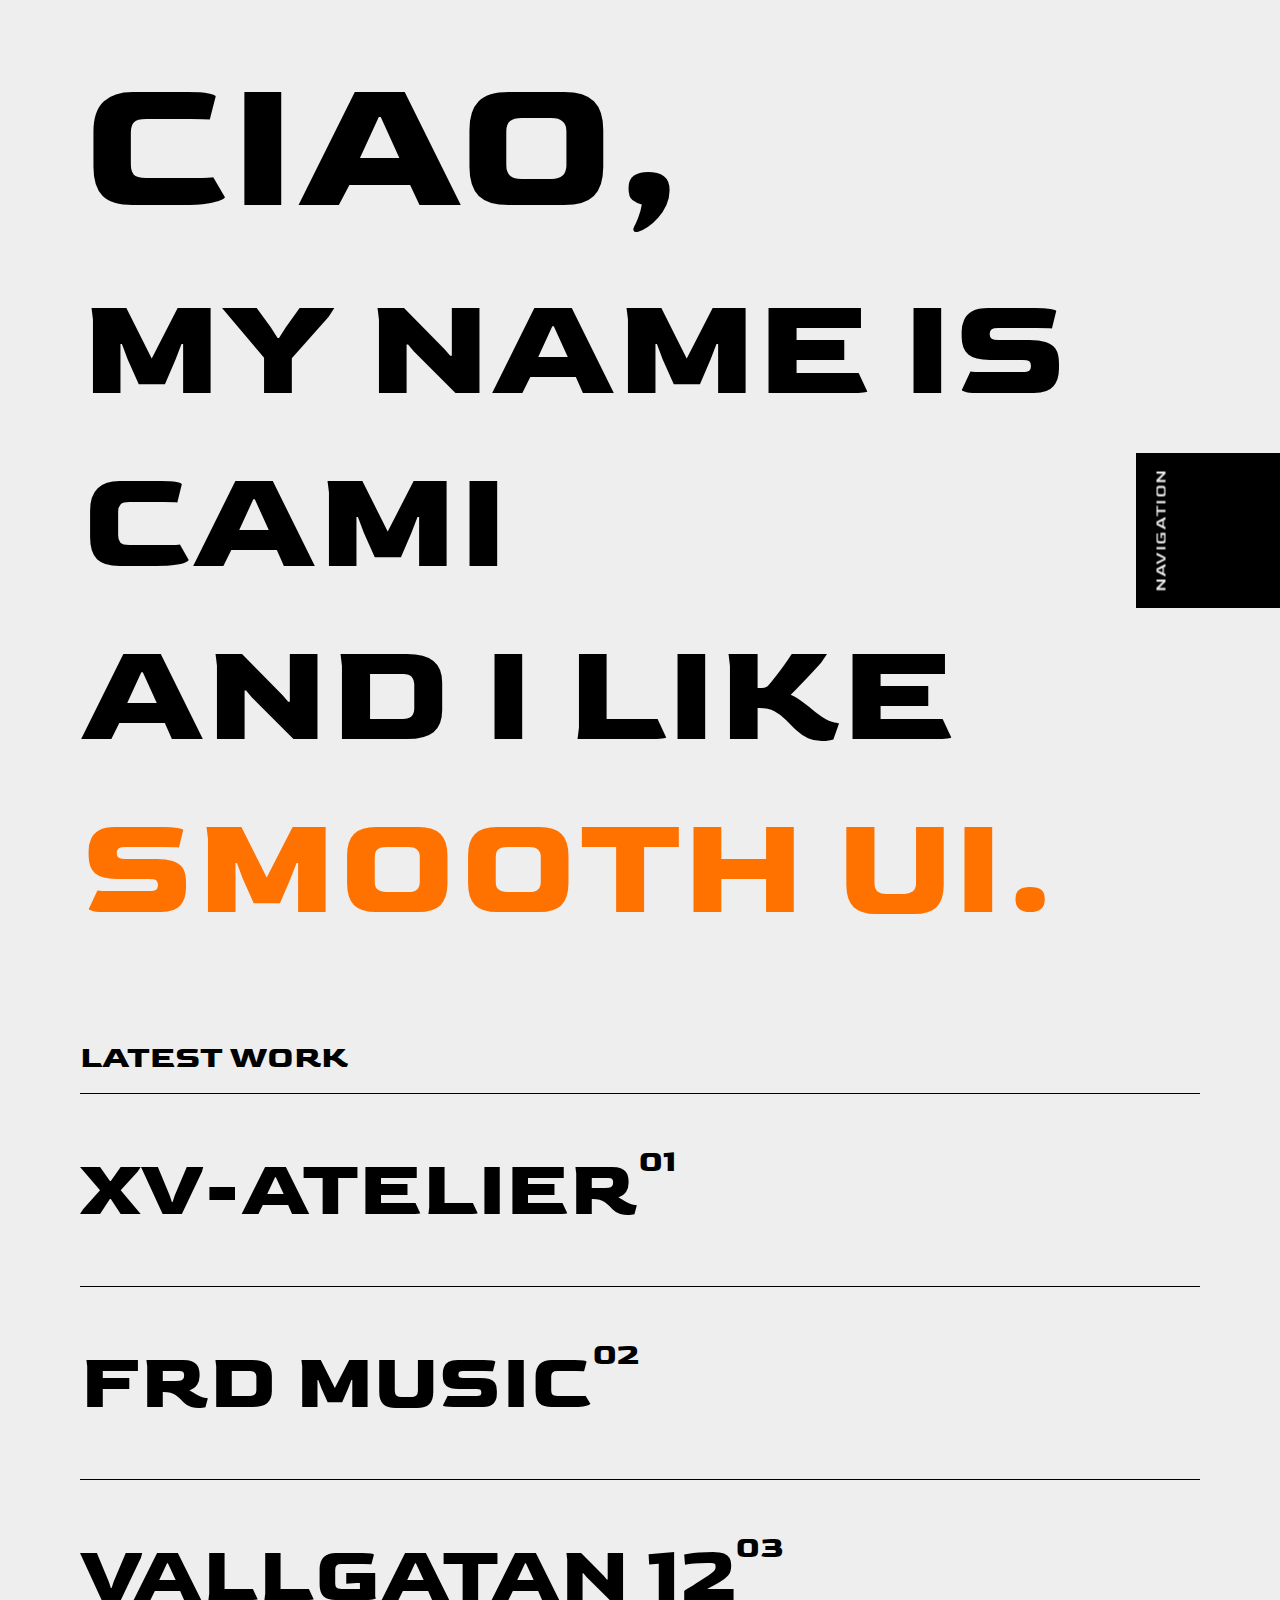
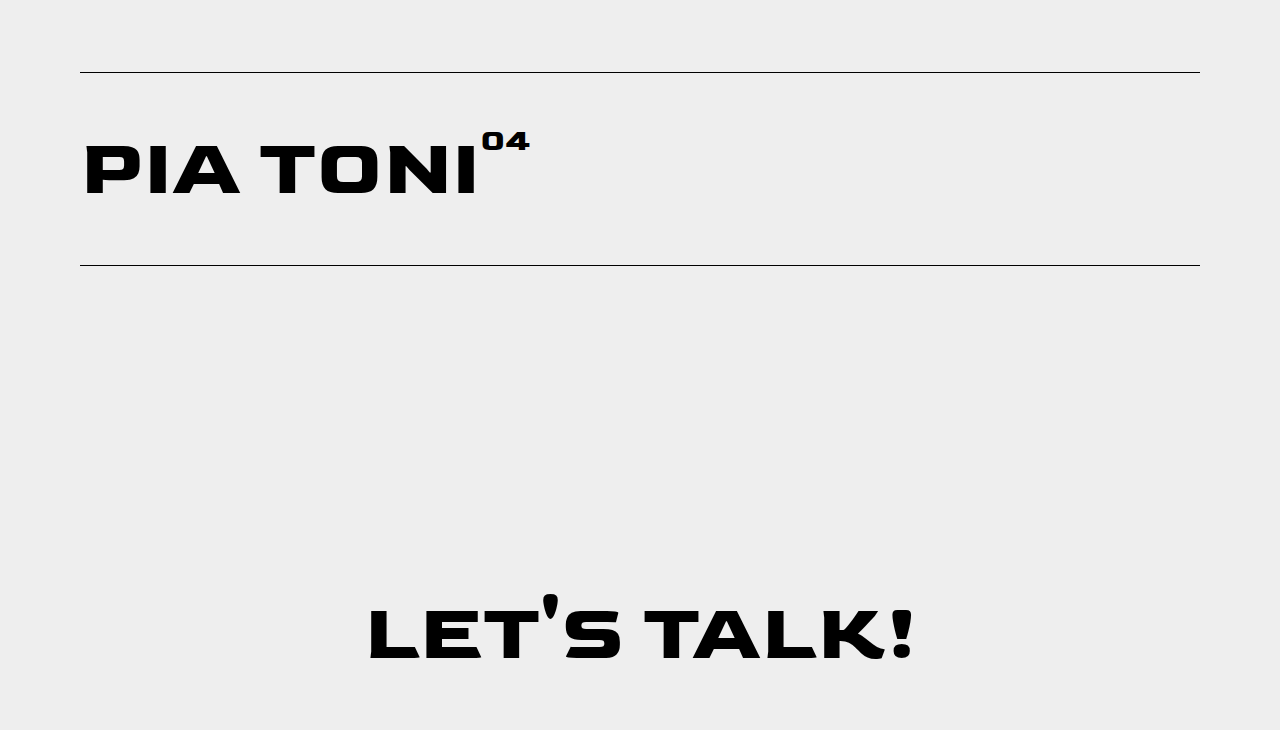
<file: index.html>
<!DOCTYPE html>
<html lang="en">
<head>
    <meta charset="UTF-8">
    <meta name="viewport" content="width=device-width, initial-scale=1.0">
    <!-- google fonts -->
    <link rel="stylesheet" href="https://fonts.googleapis.com/css?family=Goldman">
    <!-- css files -->
    <link rel="stylesheet" href="./CSS/regional.css">
    <link rel="stylesheet" href="./CSS/desktop.css">
    <link rel="stylesheet" href="./CSS/tablet.css">
    <link rel="stylesheet" href="./CSS/mobile.css">
    <!-- javascript files -->
    <script defer src="./JS/script.js"></script>

    <title>Cami's portfolio</title>
</head>
<body>

<button class="navButton flex align-center">
    Navigation
</button>
  <nav class="navBar flex align-center justify-center column">
      <a class="menuLink" href="#">Motion</a>
      <a class="menuLink" href="#">Web development</a>
      <a class="menuLink" href="#">UI/UX design</a>
      <a class="menuLink" href="#">Graphics</a>
  </nav>

<div class="introText">
    <h1>ciao,</h1>
    <h3>my name is Cami<br>
        and I like</h3>
    <div class="iLikeThingsContainer">
        <h2 class="">digital things.</h2>
        <h2 class="iLikeItem">cute cats.</h2>
        <h2 class="">smooth ui.</h2>
        <h2 class="">tuscan wine.</h2>
        <h2 class="">design systems.</h2> 
    </div>
</div>

<div class="latestWork">
    <div class="latestWorkTitle">
        <h5>Latest work</h5>
    </div>
    <div class="workContainer flex">
        <a href="./xv-atelier.html">
        <h4>XV-Atelier</h4></a>
        <h5>01</h5>
    </div>
    <div class="workContainer flex">
        <a href="#">
        <h4>Frd Music</h4></a>    
        <h5>02</h5>
    </div>
    <div class="workContainer flex">
        <h4>Vallgatan 12</h4>
        <h5>03</h5>
    </div>
    <div class="workContainer flex">
        <h4>Pia Toni</h4>
        <h5>04</h5>
    </div>

</div>

<footer>
    <div class="backButton">
        <a href="mailto:cj.jadermark@gmail.com"><h4 class="flex justify-center">
            Let's talk!
        </h4></a>
        </div>
</footer>
    
</body>
</html>
</file>
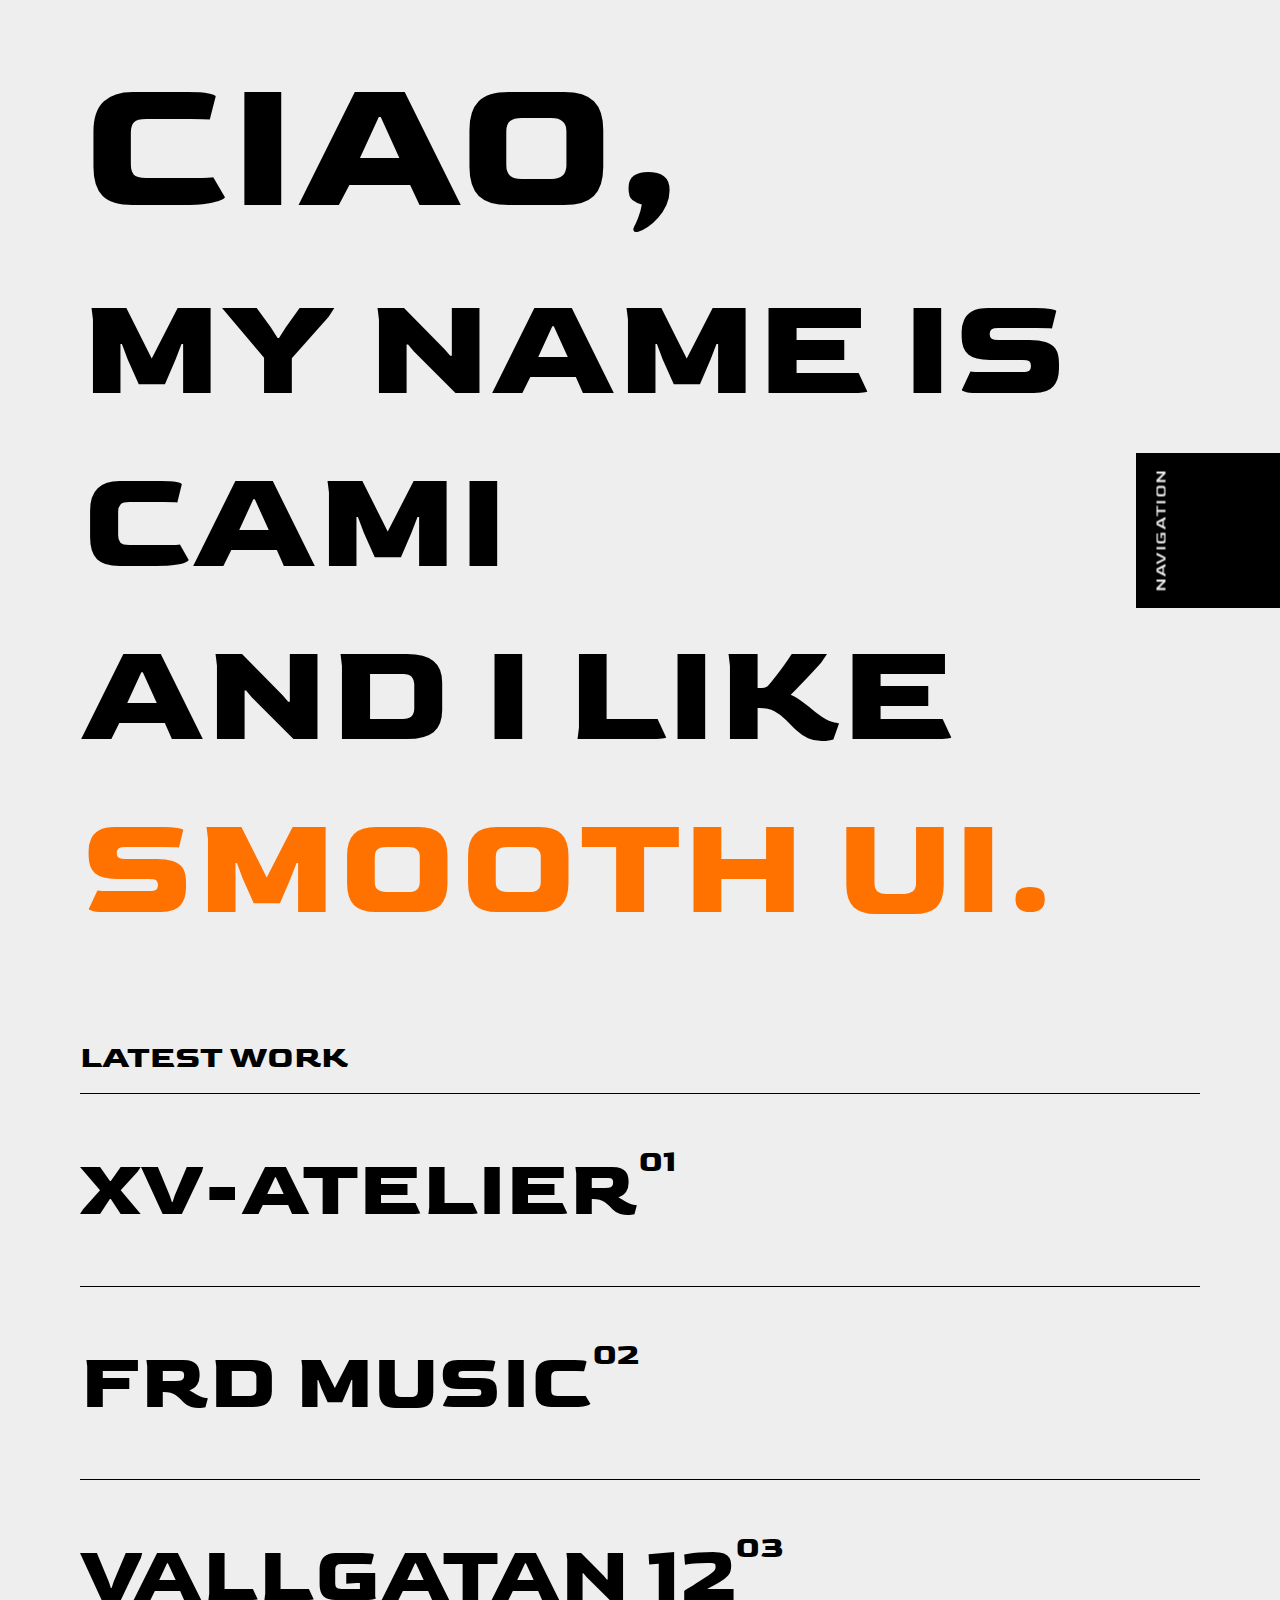
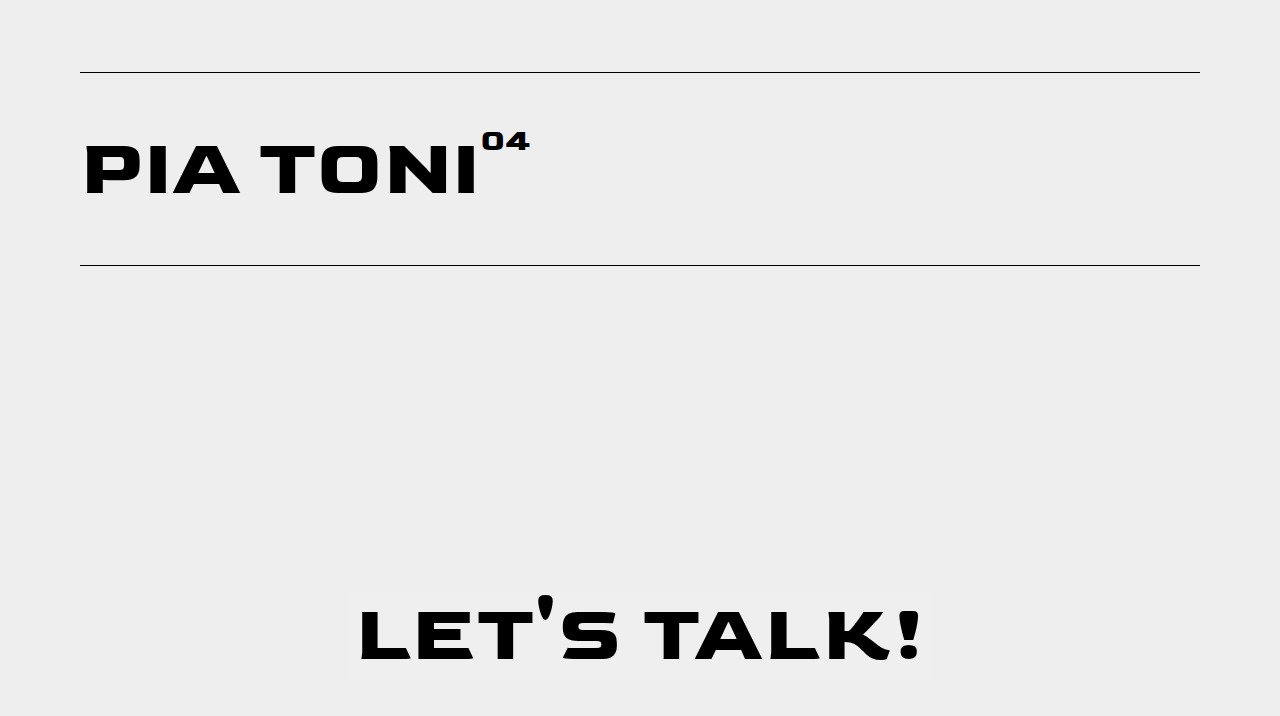
<file: HTML/index.html>
<!DOCTYPE html>
<html lang="en">
<head>
    <meta charset="UTF-8">
    <meta name="viewport" content="width=device-width, initial-scale=1.0">
    <!-- google fonts -->
    <link rel="stylesheet" href="https://fonts.googleapis.com/css?family=Goldman">
    <!-- css files -->
    <link rel="stylesheet" href="/CSS/regional.css">
    <link rel="stylesheet" href="/CSS/desktop.css">
    <link rel="stylesheet" href="/CSS/tablet.css">
    <link rel="stylesheet" href="/CSS/mobile.css">
    <!-- javascript files -->
    <script defer src="/JS/script.js"></script>

    <title>Cami's portfolio</title>
</head>
<body>

<button class="navButton flex align-center">
    Navigation
</button>
  <nav class="navBar flex align-center justify-center column">
      <a class="menuLink" href="#">Motion</a>
      <a class="menuLink" href="#">Web development</a>
      <a class="menuLink" href="#">UI/UX design</a>
      <a class="menuLink" href="#">Graphics</a>
  </nav>

<div class="introText">
    <h1>ciao,</h1>
    <h3>my name is Cami<br>
        and I like</h3>
    <div class="iLikeThingsContainer">
        <h2 class="">digital things.</h2>
        <h2 class="iLikeItem">cute cats.</h2>
        <h2 class="">smooth ui.</h2>
        <h2 class="">tuscan wine.</h2>
        <h2 class="">design systems.</h2> 
    </div>
</div>

<div class="latestWork">
    <div class="latestWorkTitle">
        <h5>Latest work</h5>
    </div>
    <div class="workContainer flex">
        <a href="xv-atelier.html">
        <h4>XV-Atelier</h4></a>
        <h5>01</h5>
    </div>
    <div class="workContainer flex">
        <a href="link.html">
        <h4>Frd Music</h4></a>    
        <h5>02</h5>
    </div>
    <div class="workContainer flex">
        <h4>Vallgatan 12</h4>
        <h5>03</h5>
    </div>
    <div class="workContainer flex">
        <h4>Pia Toni</h4>
        <h5>04</h5>
    </div>

</div>

<footer>
    <div class="footerStyle flex justify-center align-center">
        <button><h4>Let's talk!</h4></button>
    </div>  
</footer>
    
</body>
</html>
</file>
<file: CSS/regional.css>
* {
    box-sizing: border-box;
}

body {
    overflow-x: hidden;

    margin: 0 5rem;
    background-color: #EEEEEE;

    font-family: 'Goldman', bold, serif;
}

/*#region for Desktop Fonts */
h1 {
    margin: 0;
    padding: 0;

    font-size: 12rem;
    text-transform: uppercase;
}

h2 {
    margin: 0;
    padding: 0;

    font-size: 9rem;
    text-transform: uppercase;
}

h3 {
    margin: 0;
    padding: 0;

    font-size: 9rem;
    text-transform: uppercase;
}

h4 {
    margin: 0;
    padding: 0;

    font-size: 5rem;
    text-transform: uppercase;
}

h5 {
    margin: 0;
    padding: 0;

    font-size: 2rem;
    text-transform: uppercase;
}

p {
    font-family: 'Montserrat', medium, serif;
    letter-spacing: .1rem;
}

/*#endregion */

/*#region for regional Desktop Buttons */
button {
    font-family: 'Goldman', serif;
    text-transform: uppercase;
    letter-spacing: .1rem;
}

 /* button that goes back to main page */
 .backButton {
    margin: 3rem;
}

.backButton > a {
    color: black;
    text-decoration: none;
    transition: .4s;
}

.backButton > a:hover {
    color: #FF7200;
    text-decoration: none;
    letter-spacing: .5rem;
    transition: .4s;
}

/*#endregion /

/*#region for Flex & alignment classes */
.flex {display: flex;}
.justify-center {justify-content: center;}
.align-center {align-items: center;}
.row {flex-direction: row;}
.column {flex-direction: column;}

/*#endregion */

/*#region for Desktop Footer */
footer {
    margin: 20rem 0 2rem 0;

}

.footerStyle > button {
    border-style: none;
    color: black;
    text-decoration: none;
    transition: .4s;
}

.footerStyle > button:hover {
    color: #FF7200;
    text-decoration: none;
    letter-spacing: .5rem;
    transition: .4s;
}

/*#endregion */

/*#region for Desktop Navigation */
.navButton, .navButton:visited, .navButton:active {
    position: fixed;
    align-items: baseline;
    z-index: 1500;
    right: -1%;
    top: 50%;
    padding: 1rem;
    transform: rotate(-90deg);

    height: 10rem;
    border: none;
    cursor: pointer;
    background-color: black;
    color: #eeeeee;
    font-size: 1rem;
    border-style: none;
    transition: .4s;
  }

.navButton:hover {
    margin-right: 1rem;
    transition: .4s;
    border-style: none;
}

.navShow {
    transform: translateX(0) !important;
  }

.navBar {
    position: fixed;
    overflow: hidden;
    z-index: 1000;

    top: 0;
    right: 0;
    width: 100vw;
    height: 100vh;

    background: black;
    color: #eeeeee;

    transform: translateX(100%);
    transition: transform .8s ease;
  }

 .navBar > a {
    font-size: 7rem;
    color: #eeeeee;
    text-decoration: none;
    transition: .4s;
 }

 .navBar > a:hover {
    color:  #FF7200;
    letter-spacing: .5rem;
    transition: .4s;
 }

 /*#endregion */

/* Media queries for Tablet */
@media (max-width: 70em) {

/*#region for Tablet Fonts */
h1 {font-size: 10em;}
h2 {font-size: 6em;}
h3 {font-size: 6em;}
h4 {font-size: 3em;}
h5 {font-size: 1em;}
p {font-size: 2em;}
/*#endregion */

/*#region for Tablet Navigation */
.navButton, .navButton:visited, .navButton:active {
    right: -5%;
    height: 5rem;
  }

 .navBar > a {
    font-size: 1.2em;
    margin: .5em 0em;
}

/*#endregion */

}

/* Media queries for Mobile */
@media (max-width: 30em) {

body {
    overflow-x: hidden;
    margin: 0 1em;
}

/*#region for Mobile Fonts */
h1 {font-size: 6em;}
h2 {font-size: 3em;}
h3 {font-size: 3em;}
h4 {font-size: 2em;}
h5 {font-size: 1em;}
/*#endregion */

/*#region for Mobile Navigation */
.navButton, .navButton:visited, .navButton:active {
    height: 5em;
    top: 86%;
    bottom: 0;
    right: -15%;
}

 .navBar > a {
    font-size: 1em;
    margin: 1em;
}
/*#endregion */

}
</file>
<file: CSS/desktop.css>
/* i like item */
.iLikeItem {
    color:  #FF7200;
    margin-bottom: 2rem;
}

.introText {
    margin-top: 2rem;
    width: 100%;
}

.iLikeThingsContainer {
    position: relative;
    width: 100%;
    height: 100%;
}

.iLikeThingsContainer > h2 {
    position: absolute;
    left: 0;
    top: 0;
    width: 100%;
    height: 100%;

    opacity: 0;
    transition: opacity 0s;
}

.iLikeThingsContainer .iLikeItem {
    opacity: 1;
}

/* latest work */
.latestWork {
    margin-top: 15rem;
}

.latestWorkTitle {
    padding: 1rem 0;

    border-bottom: .1rem black solid;
}

.workContainer {
    padding: 3rem 0;

    border-bottom: .1rem black solid;
}

/* links to work */
.workContainer > a {
    color: black;
    text-decoration: none;
    transition: .4s;
}

.workContainer > a:hover {
    color:  #FF7200;
    margin: 0 2rem;
    letter-spacing: .5rem;
    transition-duration: .4s;
}
</file>
<file: CSS/tablet.css>
@media (max-width: 70em) {

* {
    box-sizing: border-box;
}

.iLikeItem {
    margin-bottom: 1em;
}

/*#region for Links to work */

.workContainer > a {
    color: black;
    text-decoration: none;
    transition: .4s;
}

.workContainer > a:hover {
    letter-spacing: .2em;
}

}
</file>
<file: CSS/mobile.css>
@media (max-width: 30em) { 
    
}
</file>
